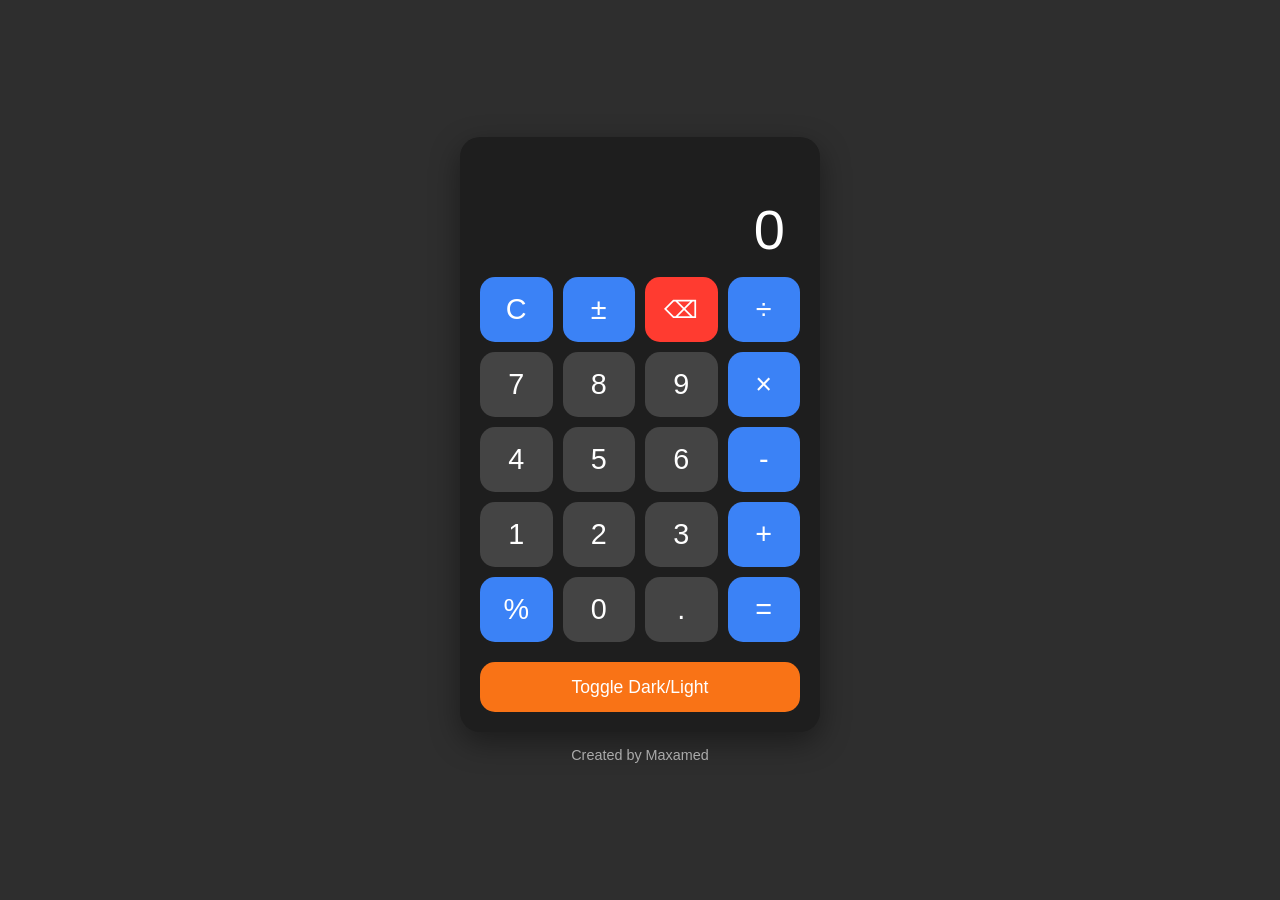
<file: calculator.html>
<!DOCTYPE html>
<html lang="so">
<head>
    <meta charset="UTF-8">
    <meta name="viewport" content="width=device-width, initial-scale=1.0">
    <title>Calculator Casri ah (Backspace)</title>
    <style>
        /* CSS Variables for Easy Theming */
        :root {
            /* DARK MODE (Default - Sida Sawirkaaga) */
            --bg-color: #2e2e2e;
            --calc-bg: #1e1e1e;
            --display-color: #ffffff;
            --btn-num-bg: #444444; 
            --btn-num-color: #ffffff;
            --btn-op-bg: #3b82f6; /* Buluug */
            --btn-op-color: #ffffff;
            --btn-op-primary: #f97316; /* Orange for Toggle Button */
            --btn-op-primary-color: #ffffff;
            --text-footer: #aaaaaa;
            --expression-size: 2.5em; 
            --delete-color: #ff3b30; /* Midab cas ah oo la tirtiridda */
        }

        /* LIGHT MODE */
        .light-mode {
            --bg-color: #f0f0f0;
            --calc-bg: #ffffff;
            --display-color: #1a1a1a;
            --btn-num-bg: #e0e0e0;
            --btn-num-color: #1a1a1a;
            --btn-op-bg: #93c5fd; 
            --btn-op-color: #1a1a1a;
            --btn-op-primary: #f97316;
            --btn-op-primary-color: #ffffff;
            --text-footer: #888888;
        }

        body {
            display: flex;
            flex-direction: column;
            justify-content: center;
            align-items: center;
            min-height: 100vh;
            background-color: var(--bg-color);
            margin: 0;
            font-family: 'Helvetica Neue', Arial, sans-serif;
            transition: background-color 0.3s;
        }

        .calculator {
            background-color: var(--calc-bg);
            border-radius: 20px;
            box-shadow: 0 10px 30px rgba(0, 0, 0, 0.4);
            width: 320px;
            padding: 20px;
        }

        #display-expression {
            text-align: right;
            color: var(--display-color); 
            height: 45px; 
            font-size: var(--expression-size); 
            padding: 0 15px;
            overflow-x: auto;
            white-space: nowrap;
            margin-bottom: 5px; 
        }

        #display-result {
            text-align: right;
            color: var(--display-color);
            height: 55px; 
            font-size: 3.5em; 
            padding: 0 15px;
            margin-bottom: 15px;
            display: flex;
            align-items: flex-end;
            justify-content: flex-end;
            overflow-x: auto;
        }

        .buttons-grid {
            display: grid;
            grid-template-columns: repeat(4, 1fr);
            gap: 10px;
        }

        button {
            border: none;
            border-radius: 15px;
            height: 65px;
            font-size: 1.8em;
            cursor: pointer;
            transition: background-color 0.2s, transform 0.1s;
        }

        .btn-num {
            background-color: var(--btn-num-bg);
            color: var(--btn-num-color);
        }

        .btn-utility {
            background-color: var(--btn-op-bg); 
            color: var(--btn-op-color);
        }
        
        /* Badhanka Backspace/Delete */
        .btn-delete {
            background-color: var(--delete-color); 
            color: var(--btn-op-primary-color);
            font-size: 1.5em;
        }

        .btn-primary {
            background-color: var(--btn-op-bg); 
            color: var(--btn-op-color);
        }

        .btn-zero {
            grid-column: span 2;
            text-align: left;
            padding-left: 25px;
        }
        
        #btn-equals {
            background-color: var(--btn-op-bg);
            color: var(--btn-op-color);
        }

        button:active {
            transform: scale(0.95);
        }

        #toggle-theme {
            width: 100%;
            height: 50px;
            margin-top: 20px;
            border-radius: 15px;
            font-size: 1.1em;
            background-color: var(--btn-op-primary);
            color: var(--btn-op-primary-color);
            box-shadow: none;
        }

        .footer {
            margin-top: 15px;
            font-size: 0.9em;
            color: var(--text-footer);
        }
    </style>
</head>
<body class="dark-mode"> 

    <div class="calculator">
        <div id="display-expression"></div>
        <div id="display-result">0</div>

        <div class="buttons-grid">
            <button class="btn-utility" onclick="clearDisplay()">C</button>
            <button class="btn-utility" onclick="changeSign()">±</button>
            <button class="btn-delete" onclick="deleteLast()">⌫</button> <button class="btn-primary" onclick="appendOperator('/')">÷</button>
            
            <button class="btn-num" onclick="appendNumber('7')">7</button>
            <button class="btn-num" onclick="appendNumber('8')">8</button>
            <button class="btn-num" onclick="appendNumber('9')">9</button>
            <button class="btn-primary" onclick="appendOperator('*')">×</button>

            <button class="btn-num" onclick="appendNumber('4')">4</button>
            <button class="btn-num" onclick="appendNumber('5')">5</button>
            <button class="btn-num" onclick="appendNumber('6')">6</button>
            <button class="btn-primary" onclick="appendOperator('-')">-</button>

            <button class="btn-num" onclick="appendNumber('1')">1</button>
            <button class="btn-num" onclick="appendNumber('2')">2</button>
            <button class="btn-num" onclick="appendNumber('3')">3</button>
            <button class="btn-primary" onclick="appendOperator('+')">+</button>

            <button class="btn-utility" onclick="appendOperator('%')">%</button>
            <button class="btn-num" onclick="appendNumber('0')">0</button>
            <button class="btn-num" onclick="appendDecimal()">.</button>
            <button class="btn-primary" id="btn-equals" onclick="calculateResult()">=</button>
        </div>

        <button id="toggle-theme" onclick="toggleTheme()">Toggle Dark/Light</button>
    </div>

    <div class="footer">
        Created by Maxamed
    </div>

    <script>
        let currentInput = '0';
        let previousInput = null;
        let operation = null;
        let waitingForSecondOperand = false;

        const resultDisplay = document.getElementById('display-result');
        const expressionDisplay = document.getElementById('display-expression');
        const body = document.body;

        function updateDisplays() {
            resultDisplay.textContent = currentInput;
            
            // Muuji xisaabinta socota 
            if (previousInput !== null && operation !== null && !waitingForSecondOperand) {
                 expressionDisplay.textContent = `${previousInput} ${operation.replace('*', '×').replace('/', '÷')} ${currentInput}`;
            } else if (previousInput !== null && operation !== null) {
                 expressionDisplay.textContent = `${previousInput} ${operation.replace('*', '×').replace('/', '÷')}`;
            } else {
                 expressionDisplay.textContent = '';
            }
        }

        function clearDisplay() {
            currentInput = '0';
            previousInput = null;
            operation = null;
            waitingForSecondOperand = false;
            updateDisplays();
        }

        // --- Shaqada Cusub ee Tirtiridda Hal Xaraf ---
        function deleteLast() {
            if (currentInput === '0' || currentInput === 'Error: Division by Zero') {
                return; // Ma tirtiri karo haddii ay tahay '0' ama 'Error'
            }
            
            // Tirtir xarafka ugu dambeeya
            currentInput = currentInput.slice(0, -1); 
            
            // Haddii nambarku meesha ka baxo, dib ugu celi '0'
            if (currentInput === '' || currentInput === '-') {
                currentInput = '0';
            }
            
            // Haddii aan lagu jirin xaalad xisaabeed (i.e., natiijadii kama dambaysta ahayd)
            if (waitingForSecondOperand) {
                waitingForSecondOperand = false;
            }

            updateDisplays();
        }

        function appendNumber(number) {
            if (currentInput.length >= 10 && !waitingForSecondOperand) return; 

            if (waitingForSecondOperand) {
                currentInput = number;
                waitingForSecondOperand = false;
            } else {
                currentInput = currentInput === '0' ? number : currentInput + number;
            }
            updateDisplays();
        }

        function appendDecimal() {
            if (waitingForSecondOperand) {
                currentInput = '0.';
                waitingForSecondOperand = false;
                updateDisplays();
                return;
            }
            if (!currentInput.includes('.')) {
                currentInput += '.';
            }
            updateDisplays();
        }

        function performCalculation(first, second, op) {
            first = parseFloat(first);
            second = parseFloat(second);

            if (op === '+') return first + second;
            if (op === '-') return first - second;
            if (op === '*') return first * second;
            if (op === '/') {
                if (second === 0) return 'Error: Division by Zero'; 
                return first / second;
            }
            if (op === '%') return first * (second / 100);
            return second; 
        }

        function appendOperator(nextOperation) {
            const inputValue = parseFloat(currentInput);

            if (operation && waitingForSecondOperand) {
                operation = nextOperation;
                updateDisplays();
                return; 
            }

            if (previousInput === null) {
                previousInput = inputValue;
            } else if (operation) {
                const result = performCalculation(previousInput, inputValue, operation);
                
                if (typeof result === 'string' && result.includes('Error')) {
                    currentInput = result;
                    previousInput = null;
                    operation = null;
                    waitingForSecondOperand = false;
                    updateDisplays();
                    return;
                }
                
                currentInput = String(parseFloat(result.toFixed(8))); 
                previousInput = result;
            }

            waitingForSecondOperand = true;
            operation = nextOperation;
            updateDisplays();
        }

        function calculateResult() {
            if (previousInput === null || operation === null) return;

            const secondOperand = parseFloat(currentInput);
            
            const result = performCalculation(previousInput, secondOperand, operation);

            if (typeof result === 'string' && result.includes('Error')) {
                 currentInput = result;
            } else {
                 currentInput = String(parseFloat(result.toFixed(8))); 
            }
            
            operation = null;
            previousInput = null;
            waitingForSecondOperand = true;
            expressionDisplay.textContent = ''; 
            updateDisplays();
        }

        function changeSign() {
            currentInput = (parseFloat(currentInput) * -1).toString();
            updateDisplays();
        }
        
        function toggleTheme() {
            if (body.classList.contains('dark-mode')) {
                body.classList.remove('dark-mode');
                body.classList.add('light-mode');
            } else {
                body.classList.remove('light-mode');
                body.classList.add('dark-mode');
            }
        }
        
        updateDisplays();

    </script>
</body>
</html>
</file>
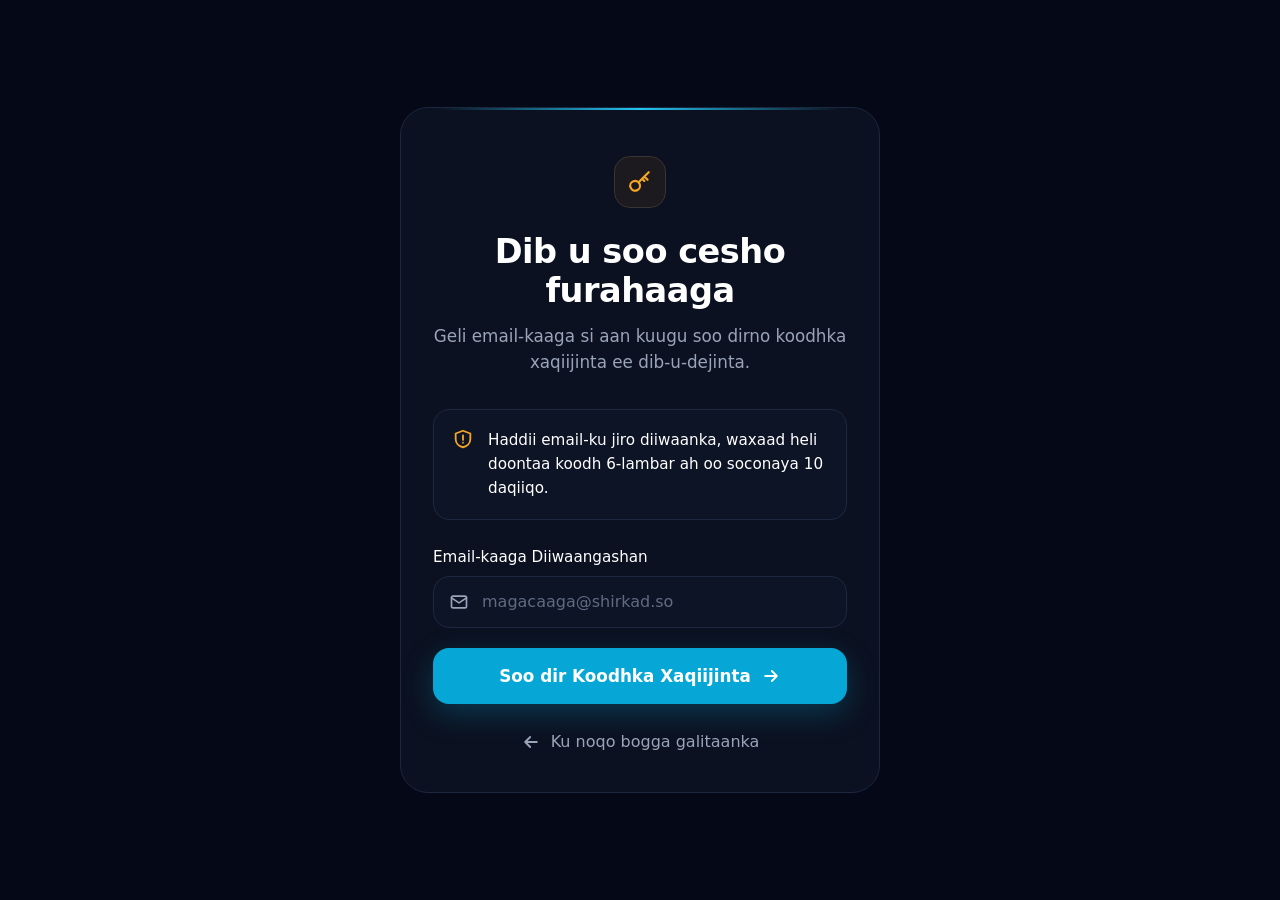
<file: forgetpasswer.html>
<!DOCTYPE html>
<html lang="so">
<head>
  <meta charset="UTF-8">
  <meta name="viewport" content="width=device-width, initial-scale=1.0">
  <title>Dib u soo cesho furahaaga</title>
  <link rel="stylesheet" href="style.css">
</head>
<body>
  <main class="card">
    <div style="width:52px;height:52px;margin:0 auto 24px;display:flex;align-items:center;justify-content:center;background:#1c1a1f;border:1px solid #3a3330;border-radius:16px;color:#f5a623;">
      <svg viewBox="0 0 24 24" width="26" height="26" fill="none" stroke="currentColor" stroke-width="2" stroke-linecap="round" stroke-linejoin="round"><circle cx="7.5" cy="15.5" r="4.5" transform="rotate(-20 7.5 15.5)"/><path d="m11 12 9-9M16 7l3 3M14 9l2 2"/></svg>
    </div>

    <h1>Dib u soo cesho furahaaga</h1>
    <p class="subtitle">Geli email-kaaga si aan kuugu soo dirno koodhka xaqiijinta ee dib-u-dejinta.</p>

    <div style="display:flex;gap:14px;align-items:flex-start;margin-bottom:28px;padding:18px;background:var(--input-bg);border:1px solid var(--border);border-radius:16px;font-size:0.95rem;line-height:1.6;">
      <svg viewBox="0 0 24 24" width="22" height="22" style="flex-shrink:0;color:#f5a623;" fill="none" stroke="currentColor" stroke-width="2" stroke-linecap="round" stroke-linejoin="round"><path d="M12 3 4 6v6c0 4.5 3.4 8 8 9 4.6-1 8-4.5 8-9V6l-8-3Z"/><path d="M12 8v5M12 16h.01"/></svg>
      <span>Haddii email-ku jiro diiwaanka, waxaad heli doontaa koodh 6-lambar ah oo soconaya 10 daqiiqo.</span>
    </div>

    <form id="forgotForm" novalidate>
      <div class="field">
        <label for="email">Email-kaaga Diiwaangashan</label>
        <div class="input-wrap">
          <svg class="icon" viewBox="0 0 24 24" fill="none" stroke="currentColor" stroke-width="2" stroke-linecap="round" stroke-linejoin="round"><rect x="3" y="5" width="18" height="14" rx="2"/><path d="m3 7 9 6 9-6"/></svg>
          <input type="email" id="email" name="email" placeholder="magacaaga@shirkad.so" autocomplete="email" required>
        </div>
      </div>

      <button type="submit" class="btn-primary">
        Soo dir Koodhka Xaqiijinta
        <svg viewBox="0 0 24 24" fill="none" stroke="currentColor" stroke-width="2.2" stroke-linecap="round" stroke-linejoin="round"><path d="M5 12h14M13 6l6 6-6 6"/></svg>
      </button>
    </form>

    <p class="login-link">
      <a href="login.html" style="display:inline-flex;align-items:center;gap:10px;color:var(--muted);font-weight:500;margin-left:0;">
        <svg viewBox="0 0 24 24" width="20" height="20" fill="none" stroke="currentColor" stroke-width="2.2" stroke-linecap="round" stroke-linejoin="round"><path d="M19 12H5M11 6l-6 6 6 6"/></svg>
        Ku noqo bogga galitaanka
      </a>
    </p>
  </main>
</body>
</html>
</file>
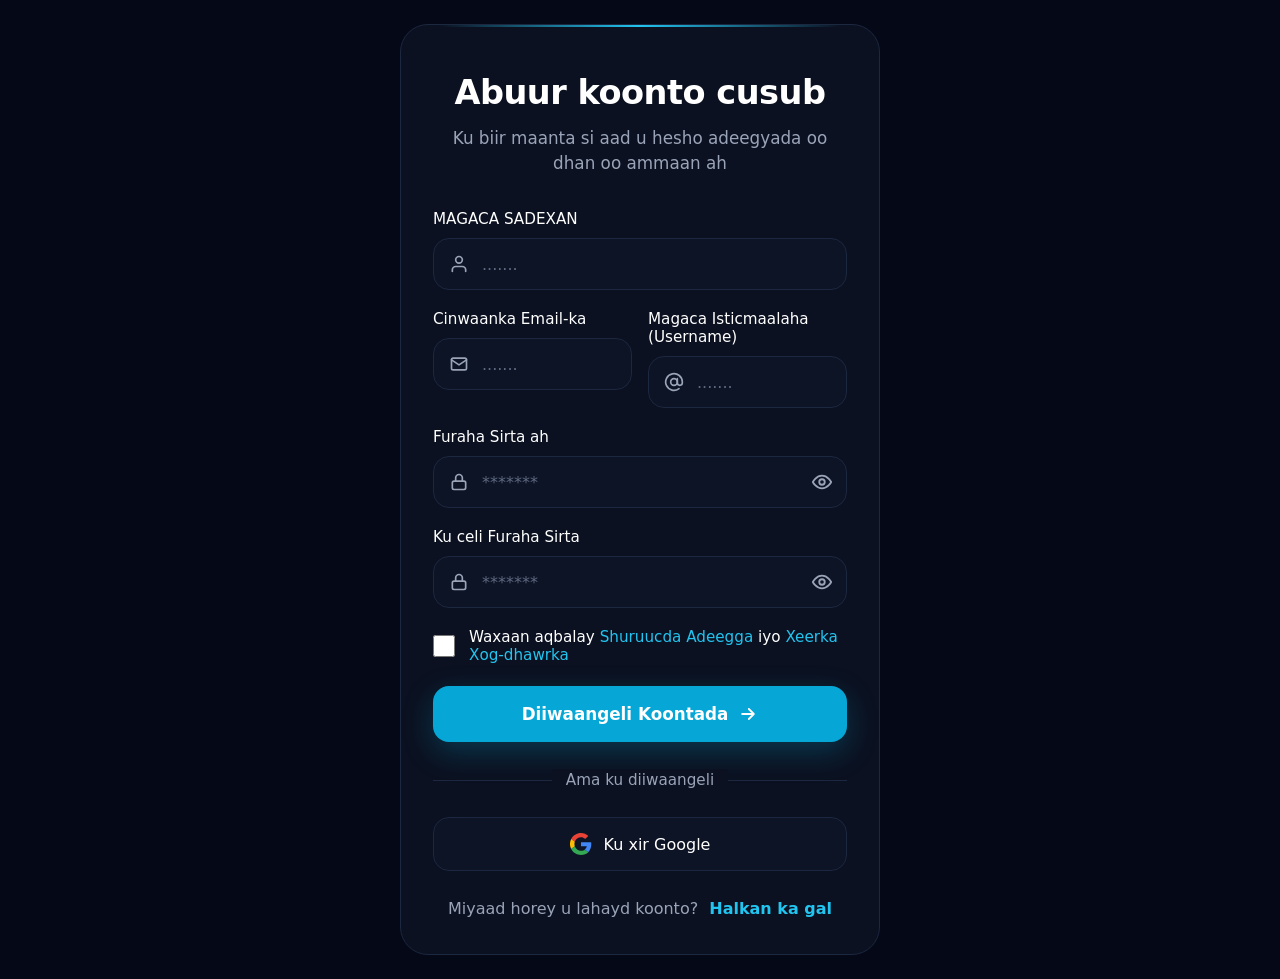
<file: Login.html>
<!DOCTYPE html>
<html lang="so">
<head>
  <meta charset="UTF-8">
  <meta name="viewport" content="width=device-width, initial-scale=1.0">
  <title>Abuur koonto cusub</title>
  <link rel="stylesheet" href="style.css">
</head>
<body>
  <main class="card">
    <h1>Abuur koonto cusub</h1>
    <p class="subtitle">Ku biir maanta si aad u hesho adeegyada oo dhan oo ammaan ah</p>

    <form id="signupForm" novalidate>
      <div class="field">
        <label for="fullname">MAGACA SADEXAN</label>
        <div class="input-wrap">
          <svg class="icon" viewBox="0 0 24 24" fill="none" stroke="currentColor" stroke-width="2" stroke-linecap="round" stroke-linejoin="round"><path d="M20 21v-2a4 4 0 0 0-4-4H8a4 4 0 0 0-4 4v2"/><circle cx="12" cy="7" r="4"/></svg>
          <input type="text" id="fullname" name="fullname" placeholder="......." autocomplete="name" required>
        </div>
      </div>

      <div class="row">
        <div class="field">
          <label for="email">Cinwaanka Email-ka</label>
          <div class="input-wrap">
            <svg class="icon" viewBox="0 0 24 24" fill="none" stroke="currentColor" stroke-width="2" stroke-linecap="round" stroke-linejoin="round"><rect x="3" y="5" width="18" height="14" rx="2"/><path d="m3 7 9 6 9-6"/></svg>
            <input type="email" id="email" name="email" placeholder="......." autocomplete="email" required>
          </div>
        </div>

        <div class="field">
          <label for="username">Magaca Isticmaalaha (Username)</label>
          <div class="input-wrap">
            <svg class="icon" viewBox="0 0 24 24" fill="none" stroke="currentColor" stroke-width="2" stroke-linecap="round" stroke-linejoin="round"><circle cx="12" cy="12" r="4"/><path d="M16 8v5a3 3 0 0 0 6 0v-1a10 10 0 1 0-4 8"/></svg>
            <input type="text" id="username" name="username" placeholder="......." autocomplete="username" required>
          </div>
        </div>
      </div>

      <div class="field">
        <label for="password">Furaha Sirta ah</label>
        <div class="input-wrap">
          <svg class="icon" viewBox="0 0 24 24" fill="none" stroke="currentColor" stroke-width="2" stroke-linecap="round" stroke-linejoin="round"><rect x="4" y="11" width="16" height="10" rx="2"/><path d="M8 11V7a4 4 0 0 1 8 0v4"/></svg>
          <input type="password" id="password" name="password" placeholder="*******" autocomplete="new-password" required>
          <button type="button" class="toggle" data-target="password" aria-label="Muuji furaha">
            <svg viewBox="0 0 24 24" fill="none" stroke="currentColor" stroke-width="2" stroke-linecap="round" stroke-linejoin="round"><path d="M2 12s3.5-7 10-7 10 7 10 7-3.5 7-10 7S2 12 2 12Z"/><circle cx="12" cy="12" r="3"/></svg>
          </button>
        </div>
      </div>

      <div class="field">
        <label for="confirm">Ku celi Furaha Sirta</label>
        <div class="input-wrap">
          <svg class="icon" viewBox="0 0 24 24" fill="none" stroke="currentColor" stroke-width="2" stroke-linecap="round" stroke-linejoin="round"><rect x="4" y="11" width="16" height="10" rx="2"/><path d="M8 11V7a4 4 0 0 1 8 0v4"/></svg>
          <input type="password" id="confirm" name="confirm" placeholder="*******" autocomplete="new-password" required>
          <button type="button" class="toggle" data-target="confirm" aria-label="Muuji furaha">
            <svg viewBox="0 0 24 24" fill="none" stroke="currentColor" stroke-width="2" stroke-linecap="round" stroke-linejoin="round"><path d="M2 12s3.5-7 10-7 10 7 10 7-3.5 7-10 7S2 12 2 12Z"/><circle cx="12" cy="12" r="3"/></svg>
          </button>
        </div>
      </div>

      <label class="terms" for="terms">
        <input type="checkbox" id="terms" name="terms" required>
        <span>Waxaan aqbalay <a href="#">Shuruucda Adeegga</a> iyo <a href="#">Xeerka Xog-dhawrka</a></span>
      </label>

      <button type="submit" class="btn-primary">
        Diiwaangeli Koontada
        <svg viewBox="0 0 24 24" fill="none" stroke="currentColor" stroke-width="2.2" stroke-linecap="round" stroke-linejoin="round"><path d="M5 12h14M13 6l6 6-6 6"/></svg>
      </button>
    </form>

    <div class="divider"><span>Ama ku diiwaangeli</span></div>

    <button type="button" class="btn-social">
      <svg viewBox="0 0 48 48"><path fill="#EA4335" d="M24 9.5c3.5 0 6.6 1.2 9.1 3.6l6.8-6.8C35.8 2.4 30.3 0 24 0 14.6 0 6.5 5.4 2.6 13.2l7.9 6.1C12.4 13.6 17.7 9.5 24 9.5z"/><path fill="#4285F4" d="M46.5 24.5c0-1.6-.1-3.1-.4-4.5H24v9h12.7c-.6 3-2.3 5.5-4.8 7.2l7.5 5.8c4.4-4.1 7.1-10.1 7.1-17.5z"/><path fill="#FBBC05" d="M10.5 28.7a14.5 14.5 0 0 1 0-9.4l-7.9-6.1a24 24 0 0 0 0 21.6l7.9-6.1z"/><path fill="#34A853" d="M24 48c6.5 0 11.9-2.1 15.9-5.8l-7.5-5.8c-2.1 1.4-4.9 2.3-8.4 2.3-6.3 0-11.6-4.1-13.5-9.8l-7.9 6.1C6.5 42.6 14.6 48 24 48z"/></svg>
      Ku xir Google
    </button>

    <p class="login-link">Miyaad horey u lahayd koonto? <a href="login.html">Halkan ka gal</a></p>
  </main>

  <script>
    document.querySelectorAll('.toggle').forEach(function (btn) {
      btn.addEventListener('click', function () {
        var input = document.getElementById(btn.dataset.target);
        input.type = input.type === 'password' ? 'text' : 'password';
      });
    });
  </script>
</body>
</html>
</file>
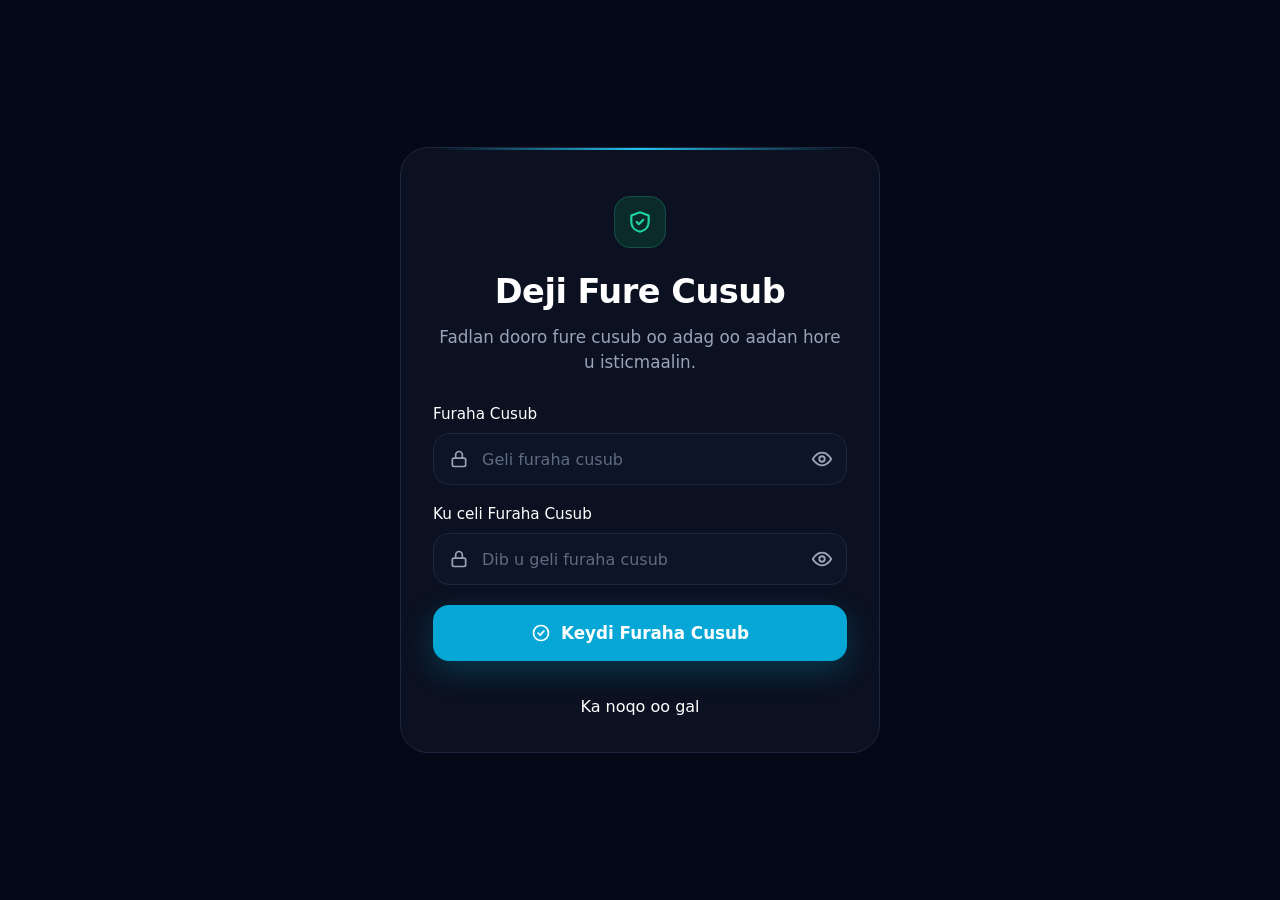
<file: newpasswer.html>
<!DOCTYPE html>
<html lang="so">
<head>
  <meta charset="UTF-8">
  <meta name="viewport" content="width=device-width, initial-scale=1.0">
  <title>Deji Fure Cusub</title>
  <link rel="stylesheet" href="style.css">
</head>
<body>
  <main class="card">
    <div style="width:52px;height:52px;margin:0 auto 24px;display:flex;align-items:center;justify-content:center;background:#0b2a2a;border:1px solid #11514a;border-radius:16px;color:#1fd6a0;">
      <svg viewBox="0 0 24 24" width="26" height="26" fill="none" stroke="currentColor" stroke-width="2" stroke-linecap="round" stroke-linejoin="round"><path d="M12 3 4 6v6c0 4.5 3.4 8 8 9 4.6-1 8-4.5 8-9V6l-8-3Z"/><path d="m9 12 2 2 4-4"/></svg>
    </div>

    <h1>Deji Fure Cusub</h1>
    <p class="subtitle" style="margin-bottom:30px;">Fadlan dooro fure cusub oo adag oo aadan hore u isticmaalin.</p>

    <form id="resetForm" novalidate>
      <div class="field">
        <label for="password">Furaha Cusub</label>
        <div class="input-wrap">
          <svg class="icon" viewBox="0 0 24 24" fill="none" stroke="currentColor" stroke-width="2" stroke-linecap="round" stroke-linejoin="round"><rect x="4" y="11" width="16" height="10" rx="2"/><path d="M8 11V7a4 4 0 0 1 8 0v4"/></svg>
          <input type="password" id="password" name="password" placeholder="Geli furaha cusub" autocomplete="new-password" required>
          <button type="button" class="toggle" data-target="password" aria-label="Muuji furaha">
            <svg viewBox="0 0 24 24" fill="none" stroke="currentColor" stroke-width="2" stroke-linecap="round" stroke-linejoin="round"><path d="M2 12s3.5-7 10-7 10 7 10 7-3.5 7-10 7S2 12 2 12Z"/><circle cx="12" cy="12" r="3"/></svg>
          </button>
        </div>
      </div>

      <div class="field">
        <label for="confirm">Ku celi Furaha Cusub</label>
        <div class="input-wrap">
          <svg class="icon" viewBox="0 0 24 24" fill="none" stroke="currentColor" stroke-width="2" stroke-linecap="round" stroke-linejoin="round"><rect x="4" y="11" width="16" height="10" rx="2"/><path d="M8 11V7a4 4 0 0 1 8 0v4"/></svg>
          <input type="password" id="confirm" name="confirm" placeholder="Dib u geli furaha cusub" autocomplete="new-password" required>
          <button type="button" class="toggle" data-target="confirm" aria-label="Muuji furaha">
            <svg viewBox="0 0 24 24" fill="none" stroke="currentColor" stroke-width="2" stroke-linecap="round" stroke-linejoin="round"><path d="M2 12s3.5-7 10-7 10 7 10 7-3.5 7-10 7S2 12 2 12Z"/><circle cx="12" cy="12" r="3"/></svg>
          </button>
        </div>
      </div>

      <button type="submit" class="btn-primary" style="margin-top:8px;">
        <svg viewBox="0 0 24 24" fill="none" stroke="currentColor" stroke-width="2" stroke-linecap="round" stroke-linejoin="round"><circle cx="12" cy="12" r="9"/><path d="m8.5 12 2.5 2.5 4.5-5"/></svg>
        Keydi Furaha Cusub
      </button>
    </form>

    <p class="login-link" style="margin-top:36px;">
      <a href="login.html" style="color:var(--text);font-weight:500;margin-left:0;">Ka noqo oo gal</a>
    </p>
  </main>

  <script>
    document.querySelectorAll('.toggle').forEach(function (btn) {
      btn.addEventListener('click', function () {
        var input = document.getElementById(btn.dataset.target);
        input.type = input.type === 'password' ? 'text' : 'password';
      });
    });
  </script>
</body>
</html>
</file>
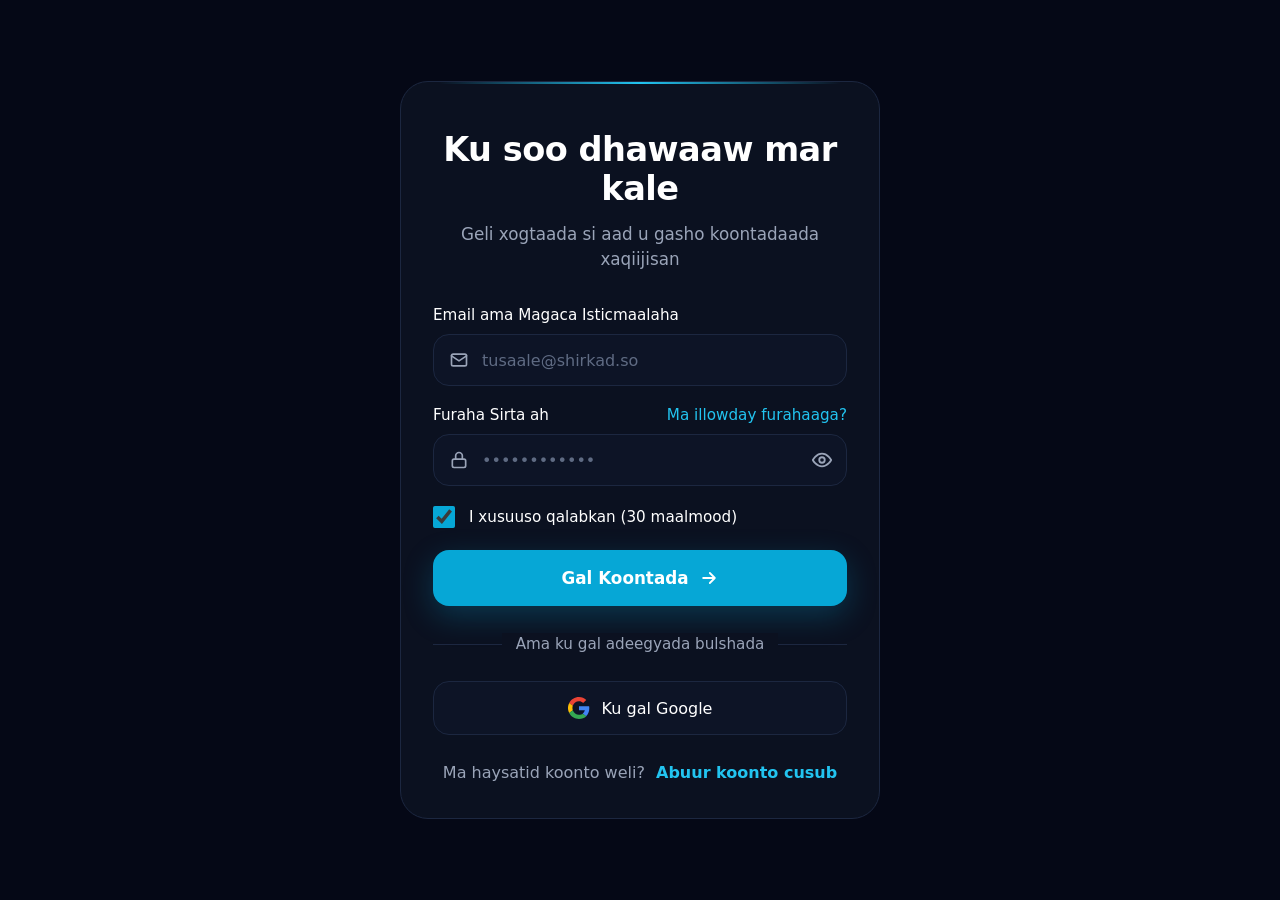
<file: Register.html>
<!DOCTYPE html>
<html lang="so">
<head>
  <meta charset="UTF-8">
  <meta name="viewport" content="width=device-width, initial-scale=1.0">
  <title>Ku soo dhawaaw mar kale</title>
  <link rel="stylesheet" href="style.css">
</head>
<body>
  <main class="card">
    <h1>Ku soo dhawaaw mar kale</h1>
    <p class="subtitle">Geli xogtaada si aad u gasho koontadaada xaqiijisan</p>

    <form id="loginForm" novalidate>
      <div class="field">
        <label for="identity">Email ama Magaca Isticmaalaha</label>
        <div class="input-wrap">
          <svg class="icon" viewBox="0 0 24 24" fill="none" stroke="currentColor" stroke-width="2" stroke-linecap="round" stroke-linejoin="round"><rect x="3" y="5" width="18" height="14" rx="2"/><path d="m3 7 9 6 9-6"/></svg>
          <input type="text" id="identity" name="identity" placeholder="tusaale@shirkad.so" autocomplete="username" required>
        </div>
      </div>

      <div class="field">
        <div style="display:flex;justify-content:space-between;align-items:baseline;">
          <label for="password">Furaha Sirta ah</label>
          <a href="#" style="font-size:0.95rem;margin-bottom:10px;">Ma illowday furahaaga?</a>
        </div>
        <div class="input-wrap">
          <svg class="icon" viewBox="0 0 24 24" fill="none" stroke="currentColor" stroke-width="2" stroke-linecap="round" stroke-linejoin="round"><rect x="4" y="11" width="16" height="10" rx="2"/><path d="M8 11V7a4 4 0 0 1 8 0v4"/></svg>
          <input type="password" id="password" name="password" placeholder="••••••••••••" autocomplete="current-password" required>
          <button type="button" class="toggle" data-target="password" aria-label="Muuji furaha">
            <svg viewBox="0 0 24 24" fill="none" stroke="currentColor" stroke-width="2" stroke-linecap="round" stroke-linejoin="round"><path d="M2 12s3.5-7 10-7 10 7 10 7-3.5 7-10 7S2 12 2 12Z"/><circle cx="12" cy="12" r="3"/></svg>
          </button>
        </div>
      </div>

      <label class="terms" for="remember">
        <input type="checkbox" id="remember" name="remember" checked>
        <span>I xusuuso qalabkan (30 maalmood)</span>
      </label>

      <button type="submit" class="btn-primary">
        Gal Koontada
        <svg viewBox="0 0 24 24" fill="none" stroke="currentColor" stroke-width="2.2" stroke-linecap="round" stroke-linejoin="round"><path d="M5 12h14M13 6l6 6-6 6"/></svg>
      </button>
    </form>

    <div class="divider"><span>Ama ku gal adeegyada bulshada</span></div>

    <button type="button" class="btn-social">
      <svg viewBox="0 0 48 48"><path fill="#EA4335" d="M24 9.5c3.5 0 6.6 1.2 9.1 3.6l6.8-6.8C35.8 2.4 30.3 0 24 0 14.6 0 6.5 5.4 2.6 13.2l7.9 6.1C12.4 13.6 17.7 9.5 24 9.5z"/><path fill="#4285F4" d="M46.5 24.5c0-1.6-.1-3.1-.4-4.5H24v9h12.7c-.6 3-2.3 5.5-4.8 7.2l7.5 5.8c4.4-4.1 7.1-10.1 7.1-17.5z"/><path fill="#FBBC05" d="M10.5 28.7a14.5 14.5 0 0 1 0-9.4l-7.9-6.1a24 24 0 0 0 0 21.6l7.9-6.1z"/><path fill="#34A853" d="M24 48c6.5 0 11.9-2.1 15.9-5.8l-7.5-5.8c-2.1 1.4-4.9 2.3-8.4 2.3-6.3 0-11.6-4.1-13.5-9.8l-7.9 6.1C6.5 42.6 14.6 48 24 48z"/></svg>
      Ku gal Google
    </button>

    <p class="login-link">Ma haysatid koonto weli? <a href="index.html">Abuur koonto cusub</a></p>
  </main>

  <script>
    document.querySelectorAll('.toggle').forEach(function (btn) {
      btn.addEventListener('click', function () {
        var input = document.getElementById(btn.dataset.target);
        input.type = input.type === 'password' ? 'text' : 'password';
      });
    });
  </script>
</body>
</html>
</file>
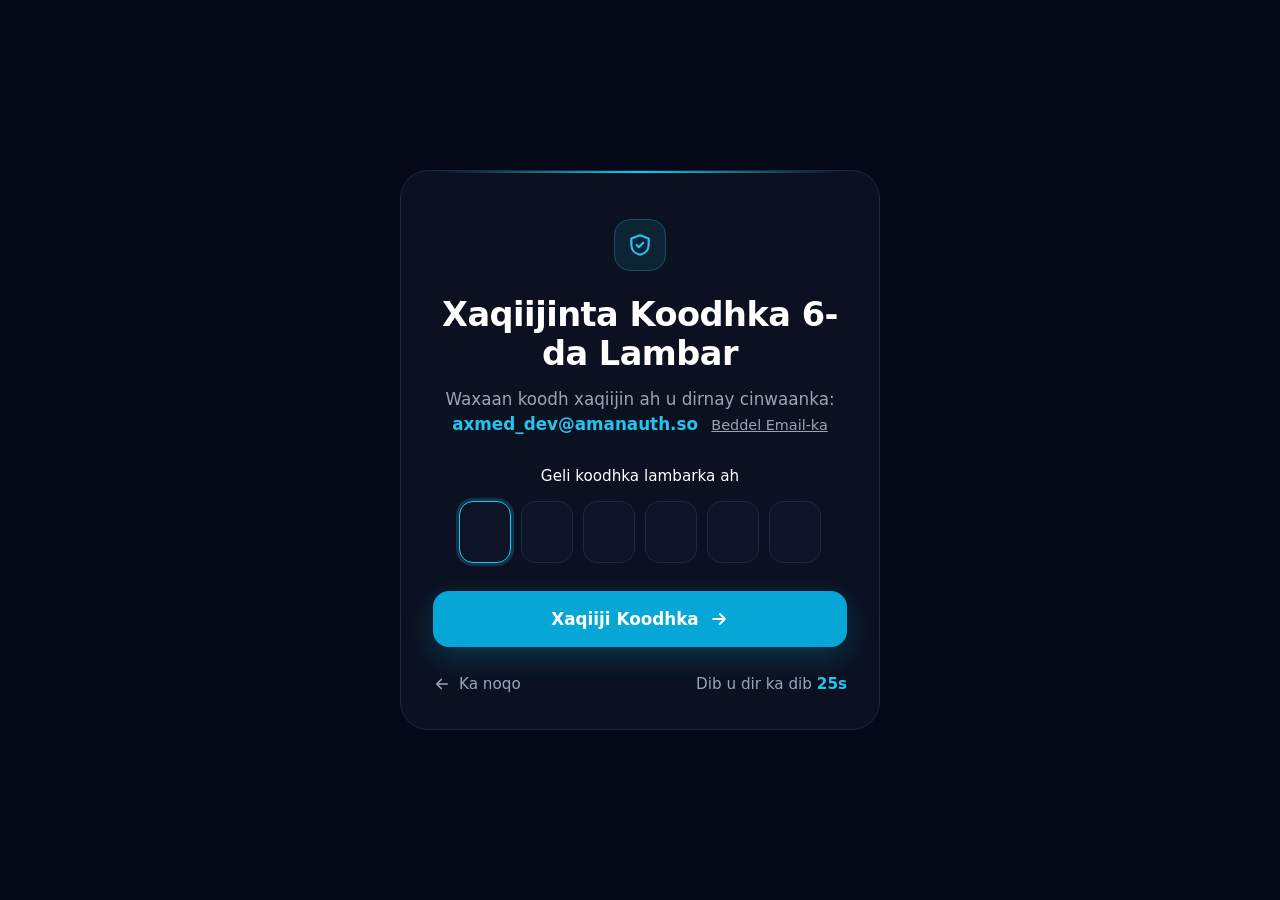
<file: ver.html>
<!DOCTYPE html>
<html lang="so">
<head>
  <meta charset="UTF-8">
  <meta name="viewport" content="width=device-width, initial-scale=1.0">
  <title>Xaqiijinta Koodhka 6-da Lambar</title>
  <link rel="stylesheet" href="style.css">
</head>
<body>
  <main class="card">
    <div style="width:52px;height:52px;margin:0 auto 24px;display:flex;align-items:center;justify-content:center;background:#0c2433;border:1px solid #14506b;border-radius:16px;color:var(--accent-soft);">
      <svg viewBox="0 0 24 24" width="26" height="26" fill="none" stroke="currentColor" stroke-width="2" stroke-linecap="round" stroke-linejoin="round"><path d="M12 3 4 6v6c0 4.5 3.4 8 8 9 4.6-1 8-4.5 8-9V6l-8-3Z"/><path d="m9 12 2 2 4-4"/></svg>
    </div>

    <h1>Xaqiijinta Koodhka 6-da Lambar</h1>
    <p class="subtitle" style="margin-bottom:30px;">
      Waxaan koodh xaqiijin ah u dirnay cinwaanka:<br>
      <strong style="color:var(--accent-soft);font-weight:600;">axmed_dev@amanauth.so</strong>
      <a href="forgot-password.html" style="margin-left:8px;font-size:0.9rem;color:var(--muted);text-decoration:underline;">Beddel Email-ka</a>
    </p>

    <form id="otpForm" novalidate>
      <label style="text-align:center;margin-bottom:16px;">Geli koodhka lambarka ah</label>

      <div id="otpBoxes" style="display:flex;justify-content:center;gap:10px;margin-bottom:28px;">
        <input class="otp" type="text" inputmode="numeric" maxlength="1" autocomplete="one-time-code" aria-label="Lambarka 1">
        <input class="otp" type="text" inputmode="numeric" maxlength="1" aria-label="Lambarka 2">
        <input class="otp" type="text" inputmode="numeric" maxlength="1" aria-label="Lambarka 3">
        <input class="otp" type="text" inputmode="numeric" maxlength="1" aria-label="Lambarka 4">
        <input class="otp" type="text" inputmode="numeric" maxlength="1" aria-label="Lambarka 5">
        <input class="otp" type="text" inputmode="numeric" maxlength="1" aria-label="Lambarka 6">
      </div>

      <button type="submit" class="btn-primary">
        Xaqiiji Koodhka
        <svg viewBox="0 0 24 24" fill="none" stroke="currentColor" stroke-width="2.2" stroke-linecap="round" stroke-linejoin="round"><path d="M5 12h14M13 6l6 6-6 6"/></svg>
      </button>
    </form>

    <div style="display:flex;justify-content:space-between;align-items:center;margin-top:28px;font-size:0.95rem;color:var(--muted);">
      <a href="forgot-password.html" style="display:inline-flex;align-items:center;gap:8px;color:var(--muted);font-weight:500;">
        <svg viewBox="0 0 24 24" width="18" height="18" fill="none" stroke="currentColor" stroke-width="2.2" stroke-linecap="round" stroke-linejoin="round"><path d="M19 12H5M11 6l-6 6 6 6"/></svg>
        Ka noqo
      </a>
      <span>Dib u dir ka dib <strong id="timer" style="color:var(--accent-soft);font-weight:600;">26s</strong></span>
    </div>
  </main>

  <style>
    .otp {
      width: 100%;
      max-width: 52px;
      height: 62px;
      text-align: center;
      background: var(--input-bg);
      border: 1px solid var(--border);
      border-radius: 14px;
      color: var(--text);
      font-size: 1.4rem;
      font-weight: 600;
      font-family: inherit;
      outline: none;
      transition: border-color 0.2s, box-shadow 0.2s;
    }
    .otp:focus {
      border-color: var(--accent-soft);
      box-shadow: 0 0 0 3px rgba(34, 196, 240, 0.2);
    }
  </style>

  <script>
    var boxes = document.querySelectorAll('.otp');

    boxes.forEach(function (box, i) {
      box.addEventListener('input', function () {
        box.value = box.value.replace(/\D/g, '');
        if (box.value && i < boxes.length - 1) boxes[i + 1].focus();
      });
      box.addEventListener('keydown', function (e) {
        if (e.key === 'Backspace' && !box.value && i > 0) boxes[i - 1].focus();
      });
      box.addEventListener('paste', function (e) {
        var digits = (e.clipboardData.getData('text') || '').replace(/\D/g, '').slice(0, boxes.length);
        if (!digits) return;
        e.preventDefault();
        digits.split('').forEach(function (d, k) { boxes[k].value = d; });
        boxes[Math.min(digits.length, boxes.length - 1)].focus();
      });
    });
    boxes[0].focus();

    var seconds = 26;
    var timerEl = document.getElementById('timer');
    var countdown = setInterval(function () {
      seconds--;
      if (seconds <= 0) {
        clearInterval(countdown);
        timerEl.innerHTML = '<a href="#">Dib u dir</a>';
        timerEl.previousSibling.textContent = '';
      } else {
        timerEl.textContent = seconds + 's';
      }
    }, 1000);
  </script>
</body>
</html>
</file>
<file: style.css>
* {
  box-sizing: border-box;
  margin: 0;
  padding: 0;
}

:root {
  --bg: #050816;
  --card: #0b1120;
  --input-bg: #0d1426;
  --border: #1c2740;
  --text: #ffffff;
  --muted: #9aa4b8;
  --placeholder: #5f6b83;
  --accent: #06a7d6;
  --accent-soft: #22c4f0;
}

body {
  min-height: 100vh;
  display: flex;
  align-items: center;
  justify-content: center;
  padding: 24px 16px;
  background: var(--bg);
  color: var(--text);
  font-family: "Roboto", "Segoe UI", system-ui, -apple-system, sans-serif;
}

.card {
  position: relative;
  width: 100%;
  max-width: 480px;
  padding: 48px 32px 36px;
  background: var(--card);
  border: 1px solid var(--border);
  border-radius: 28px;
  overflow: hidden;
}

.card::before {
  content: "";
  position: absolute;
  top: 0;
  left: 8%;
  right: 8%;
  height: 2px;
  background: linear-gradient(90deg, transparent, var(--accent-soft), transparent);
}

h1 {
  text-align: center;
  font-size: 2.1rem;
  font-weight: 700;
  letter-spacing: -0.5px;
}

.subtitle {
  margin: 14px auto 34px;
  text-align: center;
  color: var(--muted);
  font-size: 1.05rem;
  line-height: 1.5;
}

.field {
  margin-bottom: 20px;
  flex: 1;
  min-width: 0;
}

.row {
  display: flex;
  gap: 16px;
}

label {
  display: block;
  margin-bottom: 10px;
  font-size: 0.95rem;
  font-weight: 500;
}

.input-wrap {
  position: relative;
  display: flex;
  align-items: center;
}

.input-wrap .icon {
  position: absolute;
  left: 16px;
  width: 20px;
  height: 20px;
  color: var(--muted);
  pointer-events: none;
}

.input-wrap input {
  width: 100%;
  height: 52px;
  padding: 0 16px 0 48px;
  background: var(--input-bg);
  border: 1px solid var(--border);
  border-radius: 16px;
  color: var(--text);
  font-size: 1rem;
  font-family: inherit;
  outline: none;
  transition: border-color 0.2s, box-shadow 0.2s;
}

.input-wrap input::placeholder {
  color: var(--placeholder);
}

.input-wrap input:focus {
  border-color: var(--accent-soft);
  box-shadow: 0 0 0 3px rgba(34, 196, 240, 0.15);
}

.toggle {
  position: absolute;
  right: 14px;
  display: flex;
  background: none;
  border: none;
  color: var(--muted);
  cursor: pointer;
}

.toggle svg {
  width: 22px;
  height: 22px;
}

.terms {
  display: flex;
  align-items: center;
  gap: 14px;
  margin: 6px 0 22px;
  font-size: 0.95rem;
  font-weight: 400;
  cursor: pointer;
}

.terms input {
  width: 22px;
  height: 22px;
  flex-shrink: 0;
  accent-color: var(--accent);
  cursor: pointer;
}

a {
  color: var(--accent-soft);
  text-decoration: none;
  font-weight: 500;
}

a:hover {
  text-decoration: underline;
}

.btn-primary {
  display: flex;
  align-items: center;
  justify-content: center;
  gap: 10px;
  width: 100%;
  height: 56px;
  background: var(--accent);
  border: none;
  border-radius: 16px;
  color: var(--text);
  font-size: 1.05rem;
  font-weight: 600;
  font-family: inherit;
  cursor: pointer;
  box-shadow: 0 10px 30px rgba(6, 167, 214, 0.25);
  transition: transform 0.15s, filter 0.2s;
}

.btn-primary:hover {
  filter: brightness(1.1);
}

.btn-primary:active {
  transform: scale(0.98);
}

.btn-primary svg {
  width: 20px;
  height: 20px;
}

.divider {
  position: relative;
  margin: 28px 0;
  text-align: center;
}

.divider::before {
  content: "";
  position: absolute;
  top: 50%;
  left: 0;
  right: 0;
  height: 1px;
  background: var(--border);
}

.divider span {
  position: relative;
  padding: 2px 14px;
  background: var(--card);
  color: var(--muted);
  font-size: 0.95rem;
}

.btn-social {
  display: flex;
  align-items: center;
  justify-content: center;
  gap: 12px;
  width: 100%;
  height: 54px;
  background: var(--input-bg);
  border: 1px solid var(--border);
  border-radius: 16px;
  color: var(--text);
  font-size: 1rem;
  font-weight: 500;
  font-family: inherit;
  cursor: pointer;
  transition: border-color 0.2s, background 0.2s;
}

.btn-social:hover {
  border-color: var(--accent-soft);
}

.btn-social svg {
  width: 22px;
  height: 22px;
}

.login-link {
  margin-top: 28px;
  text-align: center;
  color: var(--muted);
  font-size: 1rem;
}

.login-link a {
  margin-left: 6px;
  font-weight: 600;
}

@media (max-width: 480px) {
  .card {
    padding: 40px 20px 30px;
  }

  .row {
    flex-direction: column;
    gap: 0;
  }
}
</file>
